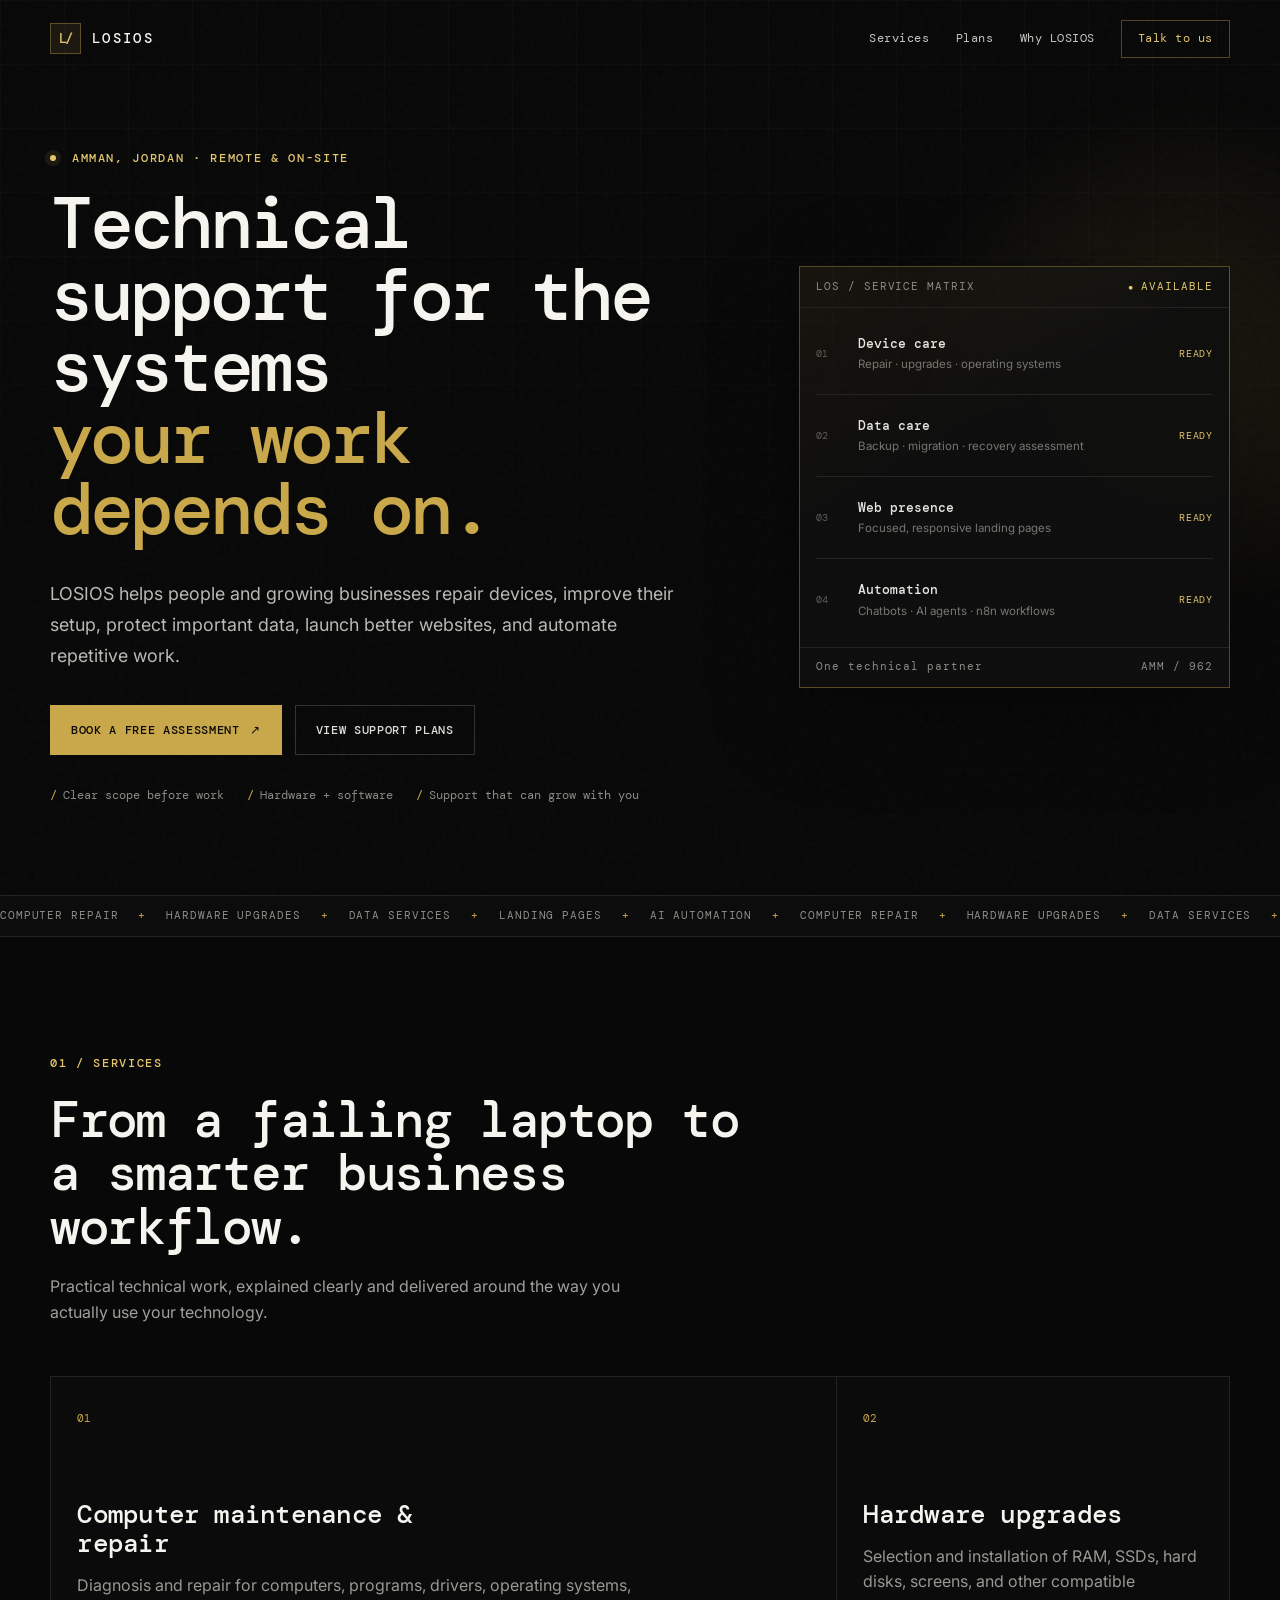
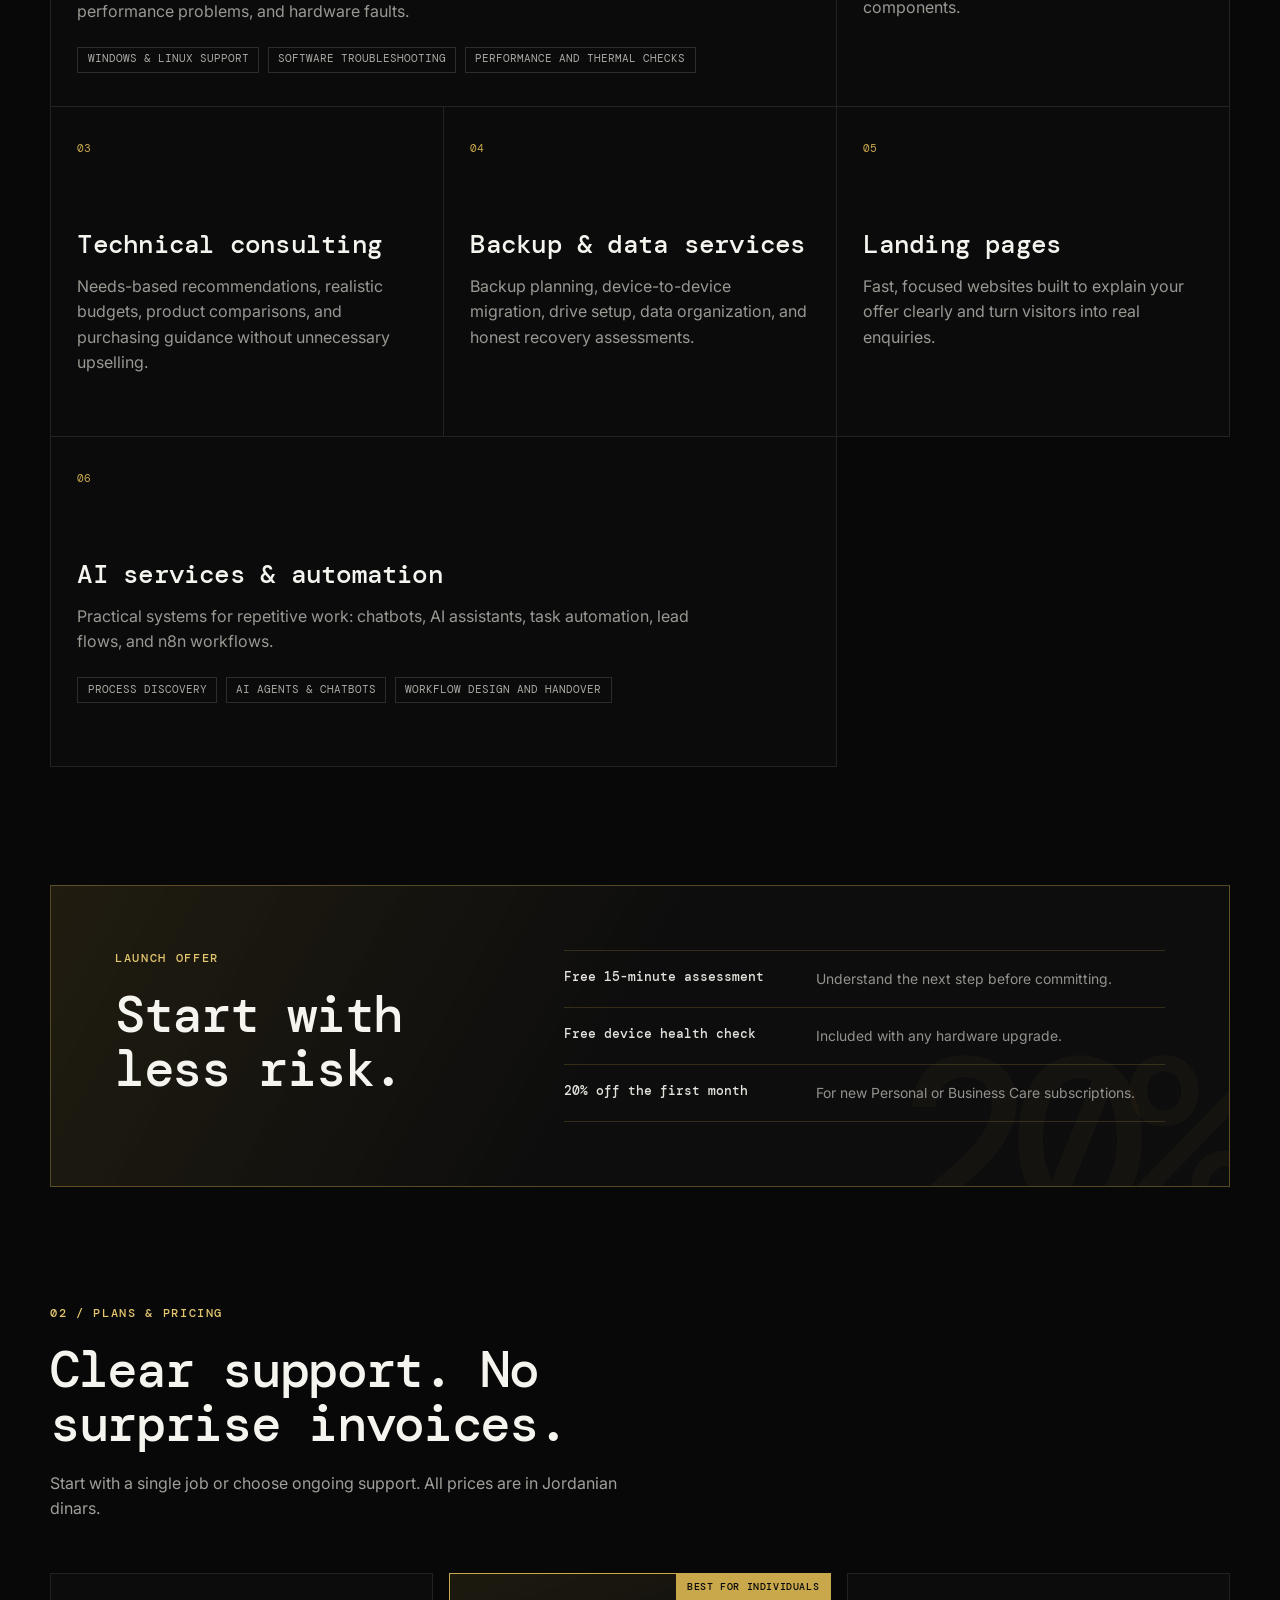
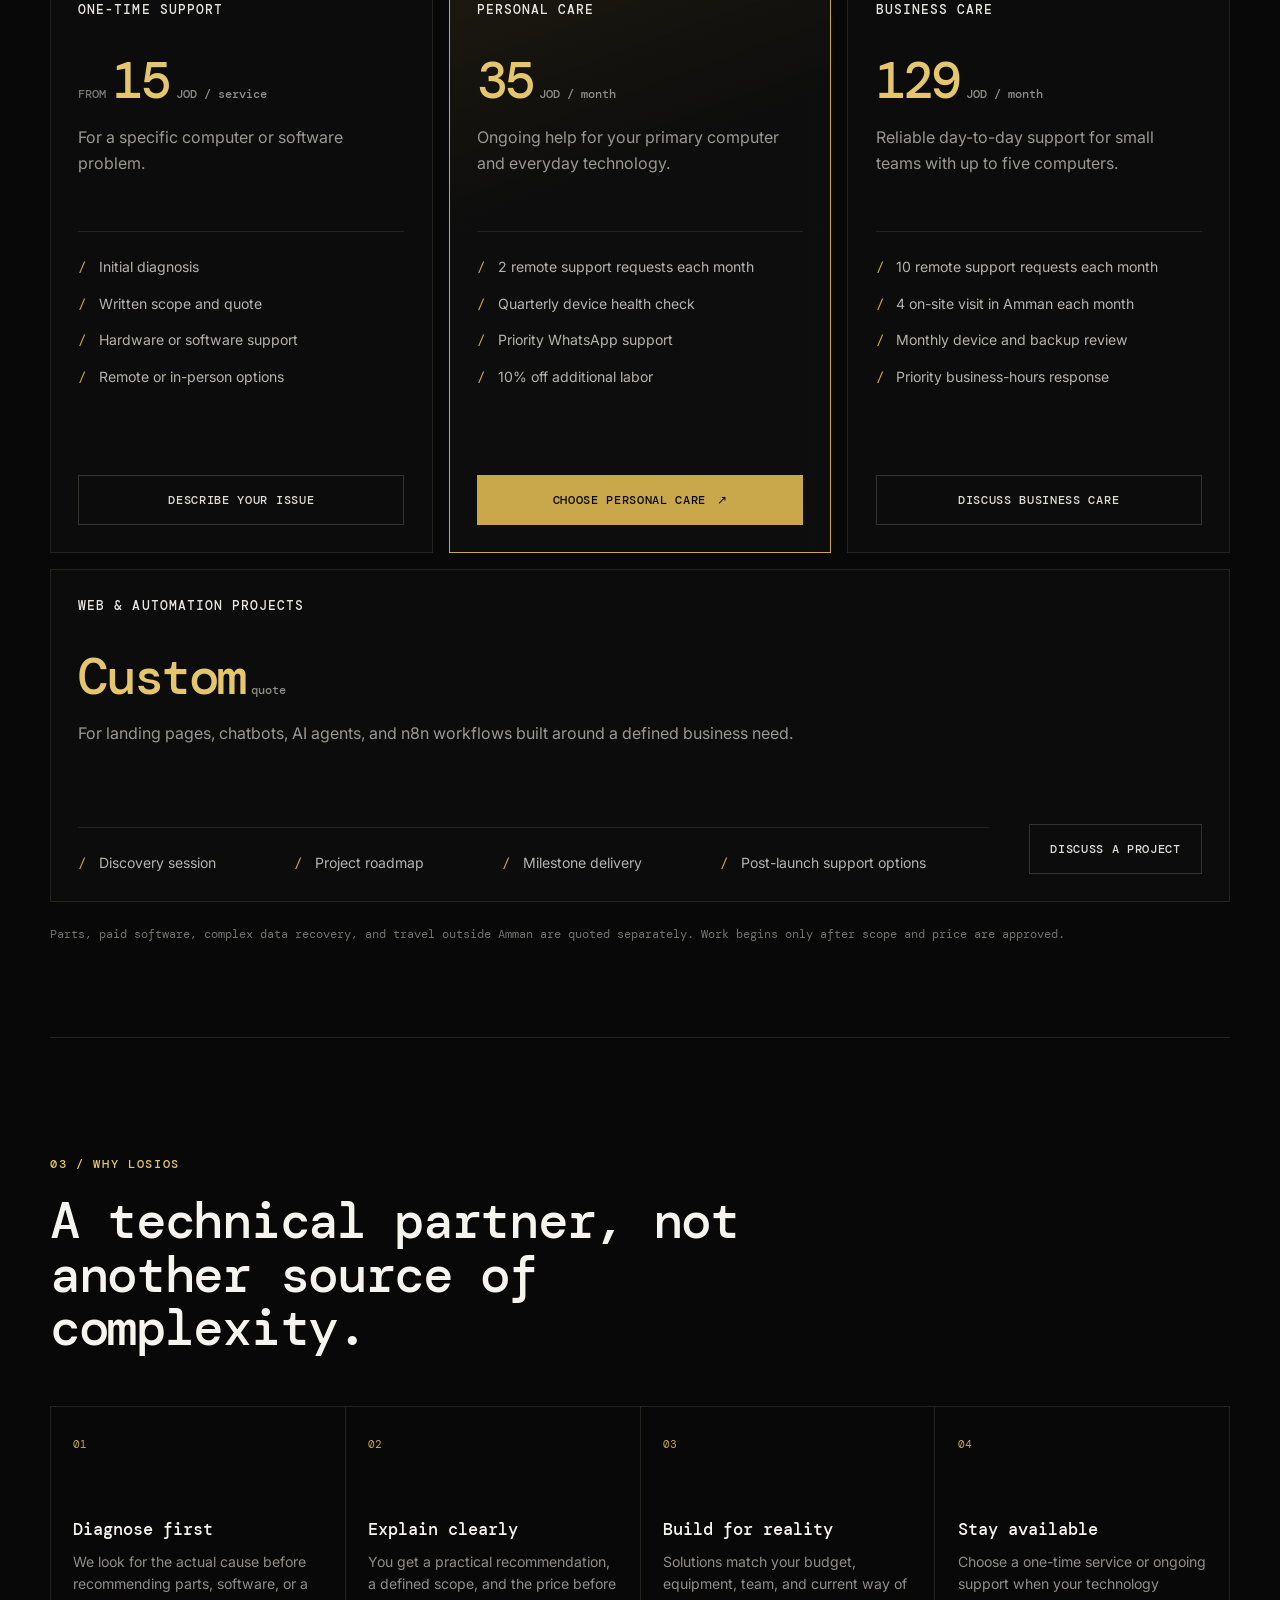
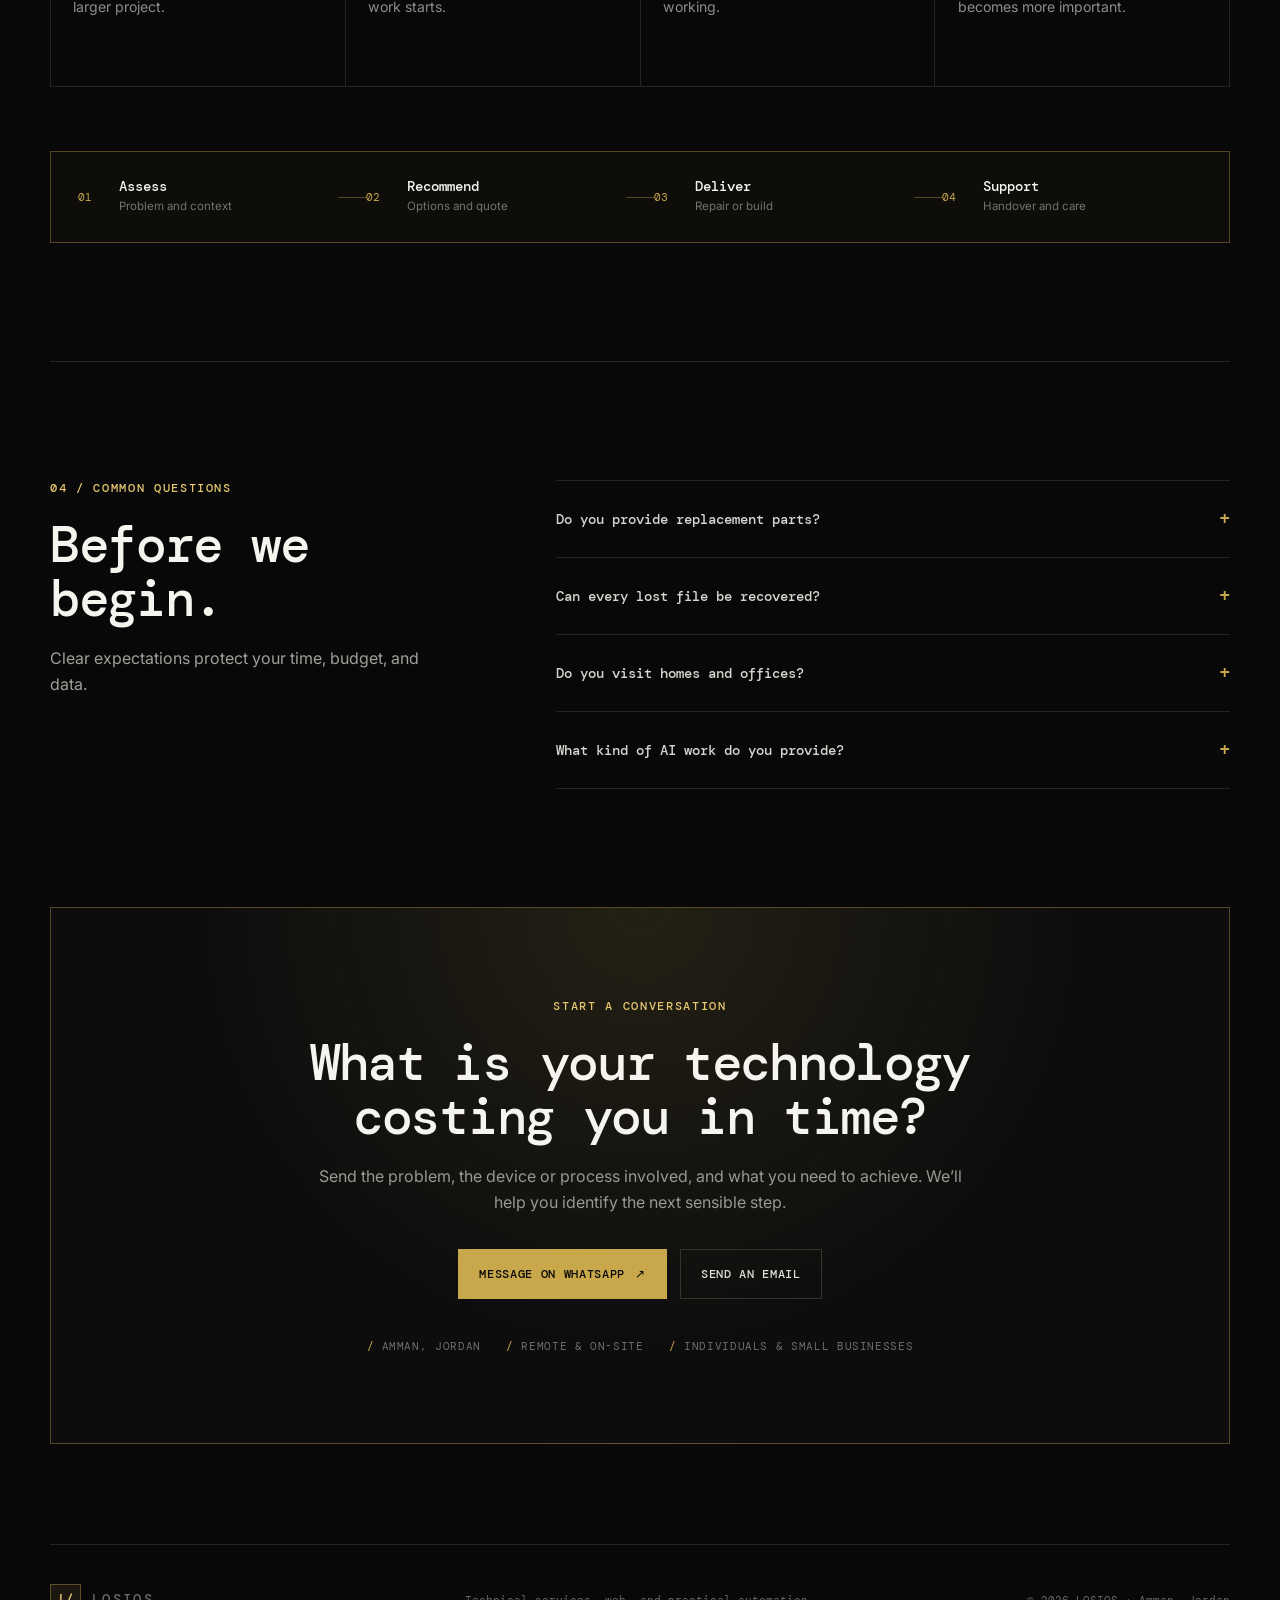
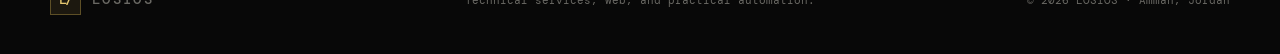
<file: index.html>
<!doctype html>
<html lang="en">
  <head>
    <meta charset="UTF-8" />
    <meta name="viewport" content="width=device-width, initial-scale=1, viewport-fit=cover" />
    <meta name="theme-color" content="#080808" />
    <meta name="apple-mobile-web-app-capable" content="yes" />
    <meta name="apple-mobile-web-app-status-bar-style" content="black-translucent" />
    <meta name="format-detection" content="telephone=no" />
    <title>LOSIOS — Technical Services &amp; AI Automation in Amman</title>
    <meta
      name="description"
      content="LOSIOS provides computer repair, hardware upgrades, data services, technical consulting, landing pages, and practical AI automation in Amman, Jordan."
    />
    <link rel="canonical" href="https://0m8rn.github.io/losios/" />
    <link rel="preconnect" href="https://fonts.googleapis.com" />
    <link rel="preconnect" href="https://fonts.gstatic.com" crossorigin />
    <link
      href="https://fonts.googleapis.com/css2?family=DM+Mono:wght@400;500&family=Inter:wght@400;500;600;700&display=swap"
      rel="stylesheet"
    />
    <link rel="stylesheet" href="style.css" />
    <script type="application/ld+json">
      {
        "@context": "https://schema.org",
        "@type": "ProfessionalService",
        "name": "LOSIOS",
        "url": "https://0m8rn.github.io/losios/",
        "email": "mailto:omarn35str@gmail.com",
        "telephone": "+962780959008",
        "areaServed": "Amman, Jordan",
        "description": "Technical support, computer maintenance, data services, landing pages, and practical AI automation."
      }
    </script>
  </head>
  <body>
    <a class="skip-link" href="#main">Skip to content</a>

    <header class="site-header" data-header>
      <a class="brand" href="#top" aria-label="LOSIOS home">
        <span class="brand-mark" aria-hidden="true">L/</span>
        <span>LOSIOS</span>
      </a>

      <button class="nav-toggle" type="button" aria-expanded="false" aria-controls="site-nav">
        <span class="sr-only">Open navigation</span>
        <span></span><span></span>
      </button>

      <nav class="nav" id="site-nav" aria-label="Main navigation">
        <a href="#services">Services</a>
        <a href="#plans">Plans</a>
        <a href="#approach">Why LOSIOS</a>
        <a class="nav-cta" href="https://wa.me/962780959008" target="_blank" rel="noreferrer">Talk to us</a>
      </nav>
    </header>

    <main id="main">
      <section class="hero" id="top">
        <div class="hero-grid" aria-hidden="true"></div>
        <div class="hero-glow" aria-hidden="true"></div>

        <div class="hero-content reveal">
          <p class="eyebrow"><span class="status-dot"></span> Amman, Jordan · Remote &amp; on-site</p>
          <h1>Technical support for the systems <span>your work depends on.</span></h1>
          <p class="hero-copy">
            LOSIOS helps people and growing businesses repair devices, improve their setup,
            protect important data, launch better websites, and automate repetitive work.
          </p>
          <div class="hero-actions">
            <a class="button button-primary" href="https://wa.me/962780959008" target="_blank" rel="noreferrer">Book a free assessment <span aria-hidden="true">↗</span></a>
            <a class="button button-quiet" href="#plans">View support plans</a>
          </div>
          <ul class="hero-points" aria-label="Service benefits">
            <li>Clear scope before work</li>
            <li>Hardware + software</li>
            <li>Support that can grow with you</li>
          </ul>
        </div>

        <aside class="service-console reveal" aria-label="LOSIOS service capabilities">
          <div class="console-head">
            <span>LOS / SERVICE MATRIX</span>
            <span class="console-live">AVAILABLE</span>
          </div>
          <div class="console-body">
            <div class="console-row">
              <span class="console-code">01</span>
              <div><strong>Device care</strong><small>Repair · upgrades · operating systems</small></div>
              <span class="console-state">READY</span>
            </div>
            <div class="console-row">
              <span class="console-code">02</span>
              <div><strong>Data care</strong><small>Backup · migration · recovery assessment</small></div>
              <span class="console-state">READY</span>
            </div>
            <div class="console-row">
              <span class="console-code">03</span>
              <div><strong>Web presence</strong><small>Focused, responsive landing pages</small></div>
              <span class="console-state">READY</span>
            </div>
            <div class="console-row">
              <span class="console-code">04</span>
              <div><strong>Automation</strong><small>Chatbots · AI agents · n8n workflows</small></div>
              <span class="console-state">READY</span>
            </div>
          </div>
          <div class="console-foot">
            <span>One technical partner</span>
            <span>AMM / 962</span>
          </div>
        </aside>
      </section>

      <div class="signal-strip" aria-label="LOSIOS service areas">
        <div class="signal-track">
          <span>Computer repair</span><i>+</i><span>Hardware upgrades</span><i>+</i><span>Data services</span><i>+</i><span>Landing pages</span><i>+</i><span>AI automation</span><i>+</i>
          <span aria-hidden="true">Computer repair</span><i aria-hidden="true">+</i><span aria-hidden="true">Hardware upgrades</span><i aria-hidden="true">+</i><span aria-hidden="true">Data services</span><i aria-hidden="true">+</i><span aria-hidden="true">Landing pages</span><i aria-hidden="true">+</i><span aria-hidden="true">AI automation</span><i aria-hidden="true">+</i>
        </div>
      </div>

      <section class="section" id="services">
        <div class="section-intro reveal">
          <p class="section-label">01 / Services</p>
          <h2>From a failing laptop to a smarter business workflow.</h2>
          <p>Practical technical work, explained clearly and delivered around the way you actually use your technology.</p>
        </div>

        <div class="services-grid">
          <article class="service-card service-card-wide reveal">
            <span class="card-number">01</span>
            <h3>Computer maintenance &amp; repair</h3>
            <p>Diagnosis and repair for computers, programs, drivers, operating systems, performance problems, and hardware faults.</p>
            <ul><li>Windows &amp; Linux support</li><li>Software troubleshooting</li><li>Performance and thermal checks</li></ul>
          </article>
          <article class="service-card reveal">
            <span class="card-number">02</span>
            <h3>Hardware upgrades</h3>
            <p>Selection and installation of RAM, SSDs, hard disks, screens, and other compatible components.</p>
          </article>
          <article class="service-card reveal">
            <span class="card-number">03</span>
            <h3>Technical consulting</h3>
            <p>Needs-based recommendations, realistic budgets, product comparisons, and purchasing guidance without unnecessary upselling.</p>
          </article>
          <article class="service-card reveal">
            <span class="card-number">04</span>
            <h3>Backup &amp; data services</h3>
            <p>Backup planning, device-to-device migration, drive setup, data organization, and honest recovery assessments.</p>
          </article>
          <article class="service-card reveal">
            <span class="card-number">05</span>
            <h3>Landing pages</h3>
            <p>Fast, focused websites built to explain your offer clearly and turn visitors into real enquiries.</p>
          </article>
          <article class="service-card service-card-wide reveal">
            <span class="card-number">06</span>
            <h3>AI services &amp; automation</h3>
            <p>Practical systems for repetitive work: chatbots, AI assistants, task automation, lead flows, and n8n workflows.</p>
            <ul><li>Process discovery</li><li>AI agents &amp; chatbots</li><li>Workflow design and handover</li></ul>
          </article>
        </div>
      </section>

      <section class="offer-section" aria-labelledby="offer-title">
        <div class="offer-card reveal">
          <div>
            <p class="section-label">Launch offer</p>
            <h2 id="offer-title">Start with less risk.</h2>
          </div>
          <div class="offer-items">
            <p><strong>Free 15-minute assessment</strong><span>Understand the next step before committing.</span></p>
            <p><strong>Free device health check</strong><span>Included with any hardware upgrade.</span></p>
            <p><strong>20% off the first month</strong><span>For new Personal or Business Care subscriptions.</span></p>
          </div>
        </div>
      </section>

      <section class="section plans-section" id="plans">
        <div class="section-intro reveal">
          <p class="section-label">02 / Plans &amp; pricing</p>
          <h2>Clear support. No surprise invoices.</h2>
          <p>Start with a single job or choose ongoing support. All prices are in Jordanian dinars.</p>
        </div>

        <div class="pricing-grid">
          <article class="price-card reveal">
            <div>
              <p class="price-name">One-time support</p>
              <p class="price"><small>from</small> 15 <span>JOD / service</span></p>
              <p class="price-summary">For a specific computer or software problem.</p>
              <ul class="feature-list">
                <li>Initial diagnosis</li>
                <li>Written scope and quote</li>
                <li>Hardware or software support</li>
                <li>Remote or in-person options</li>
              </ul>
            </div>
            <a class="button button-quiet button-full" href="https://wa.me/962780959008" target="_blank" rel="noreferrer">Describe your issue</a>
          </article>

          <article class="price-card featured reveal">
            <div class="popular-label">Best for individuals</div>
            <div>
              <p class="price-name">Personal Care</p>
              <p class="price">35 <span>JOD / month</span></p>
              <p class="price-summary">Ongoing help for your primary computer and everyday technology.</p>
              <ul class="feature-list">
                <li>2 remote support requests each month</li>
                <li>Quarterly device health check</li>
                <li>Priority WhatsApp support</li>
                <li>10% off additional labor</li>
              </ul>
            </div>
            <a class="button button-primary button-full" href="https://wa.me/962780959008" target="_blank" rel="noreferrer">Choose Personal Care <span aria-hidden="true">↗</span></a>
          </article>

          <article class="price-card reveal">
            <div>
              <p class="price-name">Business Care</p>
              <p class="price">129 <span>JOD / month</span></p>
              <p class="price-summary">Reliable day-to-day support for small teams with up to five computers.</p>
              <ul class="feature-list">
                <li>10 remote support requests each month</li>
                <li>4 on-site visit in Amman each month</li>
                <li>Monthly device and backup review</li>
                <li>Priority business-hours response</li>
              </ul>
            </div>
            <a class="button button-quiet button-full" href="https://wa.me/962780959008" target="_blank" rel="noreferrer">Discuss Business Care</a>
          </article>

          <article class="price-card custom-plan reveal">
            <div>
              <p class="price-name">Web &amp; automation projects</p>
              <p class="price price-custom">Custom <span>quote</span></p>
              <p class="price-summary">For landing pages, chatbots, AI agents, and n8n workflows built around a defined business need.</p>
              <ul class="feature-list feature-list-inline">
                <li>Discovery session</li><li>Project roadmap</li><li>Milestone delivery</li><li>Post-launch support options</li>
              </ul>
            </div>
            <a class="button button-quiet" href="https://wa.me/962780959008" target="_blank" rel="noreferrer">Discuss a project</a>
          </article>
        </div>

        <p class="pricing-note reveal">Parts, paid software, complex data recovery, and travel outside Amman are quoted separately. Work begins only after scope and price are approved.</p>
      </section>

      <section class="section approach-section" id="approach">
        <div class="section-intro reveal">
          <p class="section-label">03 / Why LOSIOS</p>
          <h2>A technical partner, not another source of complexity.</h2>
        </div>

        <div class="principles-grid">
          <article class="principle reveal"><span>01</span><h3>Diagnose first</h3><p>We look for the actual cause before recommending parts, software, or a larger project.</p></article>
          <article class="principle reveal"><span>02</span><h3>Explain clearly</h3><p>You get a practical recommendation, a defined scope, and the price before work starts.</p></article>
          <article class="principle reveal"><span>03</span><h3>Build for reality</h3><p>Solutions match your budget, equipment, team, and current way of working.</p></article>
          <article class="principle reveal"><span>04</span><h3>Stay available</h3><p>Choose a one-time service or ongoing support when your technology becomes more important.</p></article>
        </div>

        <div class="process reveal" aria-label="Our process">
          <div><span>01</span><strong>Assess</strong><small>Problem and context</small></div>
          <i aria-hidden="true"></i>
          <div><span>02</span><strong>Recommend</strong><small>Options and quote</small></div>
          <i aria-hidden="true"></i>
          <div><span>03</span><strong>Deliver</strong><small>Repair or build</small></div>
          <i aria-hidden="true"></i>
          <div><span>04</span><strong>Support</strong><small>Handover and care</small></div>
        </div>
      </section>

      <section class="section faq-section" id="faq">
        <div class="faq-layout">
          <div class="section-intro reveal">
            <p class="section-label">04 / Common questions</p>
            <h2>Before we begin.</h2>
            <p>Clear expectations protect your time, budget, and data.</p>
          </div>
          <div class="faq-list reveal">
            <details>
              <summary>Do you provide replacement parts?<span>+</span></summary>
              <p>We can recommend, source, and install compatible parts. Hardware costs are confirmed separately before purchase.</p>
            </details>
            <details>
              <summary>Can every lost file be recovered?<span>+</span></summary>
              <p>No responsible provider can promise that. We assess the device, explain the risk, and recommend the safest next step before attempting recovery work.</p>
            </details>
            <details>
              <summary>Do you visit homes and offices?<span>+</span></summary>
              <p>Yes, on-site support is available in Amman by appointment. Many software issues can also be handled remotely.</p>
            </details>
            <details>
              <summary>What kind of AI work do you provide?<span>+</span></summary>
              <p>We focus on practical entry-level automation: chatbots, AI assistants, lead handling, task workflows, and n8n integrations. Larger or advanced systems are scoped separately.</p>
            </details>
          </div>
        </div>
      </section>

      <section class="contact-section" id="contact">
        <div class="contact-inner reveal">
          <p class="section-label">Start a conversation</p>
          <h2>What is your technology costing you in time?</h2>
          <p>Send the problem, the device or process involved, and what you need to achieve. We’ll help you identify the next sensible step.</p>
          <div class="contact-actions">
            <a class="button button-primary" href="https://wa.me/962780959008?text=Hello%20LOSIOS%2C%20I%27d%20like%20a%20free%20technical%20assessment." target="_blank" rel="noreferrer">Message on WhatsApp <span aria-hidden="true">↗</span></a>
            <a class="button button-quiet" href="mailto:omarn35str@gmail.com">Send an email</a>
          </div>
          <div class="contact-meta"><span>Amman, Jordan</span><span>Remote &amp; on-site</span><span>Individuals &amp; small businesses</span></div>
        </div>
      </section>
    </main>

    <footer class="footer">
      <a class="brand" href="#top"><span class="brand-mark" aria-hidden="true">L/</span><span>LOSIOS</span></a>
      <p>Technical services, web, and practical automation.</p>
      <p>© <span data-year></span> LOSIOS · Amman, Jordan</p>
    </footer>

    <script src="script.js"></script>
  </body>
</html>
</file>
<file: style.css>
:root {
  color-scheme: dark;
  --bg: #080808;
  --surface: #0f0f0f;
  --surface-2: #131313;
  --text: #f5f4ef;
  --muted: #a09f9a;
  --muted-2: #70706c;
  --line: #24231f;
  --gold: #c9a84c;
  --gold-bright: #e4c66f;
  --gold-soft: rgba(201, 168, 76, 0.1);
  --gold-line: rgba(201, 168, 76, 0.38);
  --safe-top: env(safe-area-inset-top, 0px);
  --safe-right: env(safe-area-inset-right, 0px);
  --safe-bottom: env(safe-area-inset-bottom, 0px);
  --safe-left: env(safe-area-inset-left, 0px);
  --gutter: 24px;
  --container: min(1180px, calc(100vw - var(--gutter) - var(--gutter) - var(--safe-left) - var(--safe-right)));
  --mono: "DM Mono", ui-monospace, SFMono-Regular, Menlo, monospace;
  --sans: "Inter", system-ui, sans-serif;
}

* { box-sizing: border-box; }

html {
  scroll-behavior: smooth;
  scroll-padding-top: calc(92px + var(--safe-top));
  -webkit-text-size-adjust: 100%;
}

body {
  margin: 0;
  min-width: 320px;
  background: var(--bg);
  color: var(--text);
  font-family: var(--sans);
  line-height: 1.6;
  -webkit-font-smoothing: antialiased;
  overscroll-behavior-x: none;
  overflow-x: hidden;
}

body::before {
  content: "";
  position: fixed;
  inset: 0;
  z-index: -2;
  opacity: 0.22;
  pointer-events: none;
  background-image: url("data:image/svg+xml,%3Csvg viewBox='0 0 180 180' xmlns='http://www.w3.org/2000/svg'%3E%3Cfilter id='n'%3E%3CfeTurbulence type='fractalNoise' baseFrequency='.95' numOctaves='2' stitchTiles='stitch'/%3E%3C/filter%3E%3Crect width='100%25' height='100%25' filter='url(%23n)' opacity='.11'/%3E%3C/svg%3E");
}

a { color: inherit; text-decoration: none; }
button, a {
  touch-action: manipulation;
  -webkit-tap-highlight-color: transparent;
}
button { font: inherit; }

.skip-link {
  position: fixed;
  top: 12px;
  left: 12px;
  z-index: 100;
  padding: 0.7rem 1rem;
  color: #080808;
  background: var(--gold-bright);
  transform: translateY(-160%);
}

.skip-link:focus { transform: translateY(0); }
.sr-only { position: absolute; width: 1px; height: 1px; padding: 0; margin: -1px; overflow: hidden; clip: rect(0, 0, 0, 0); white-space: nowrap; border: 0; }

.site-header {
  position: fixed;
  top: 0;
  left: 0;
  right: 0;
  z-index: 30;
  width: var(--container);
  margin: 0 auto;
  min-height: calc(78px + var(--safe-top));
  padding-top: var(--safe-top);
  display: flex;
  align-items: center;
  justify-content: space-between;
  border-bottom: 1px solid transparent;
  transition: background 220ms ease, border-color 220ms ease, width 220ms ease, padding 220ms ease;
}

.site-header.is-scrolled {
  width: 100%;
  padding-left: max(24px, var(--safe-left), calc((100vw - 1180px) / 2));
  padding-right: max(24px, var(--safe-right), calc((100vw - 1180px) / 2));
  background: rgba(8, 8, 8, 0.88);
  border-bottom-color: var(--line);
  -webkit-backdrop-filter: blur(18px);
  backdrop-filter: blur(18px);
}

.brand {
  display: inline-flex;
  align-items: center;
  gap: 0.68rem;
  min-height: 44px;
  font: 500 0.86rem/1 var(--mono);
  letter-spacing: 0.17em;
}

.brand-mark {
  display: grid;
  place-items: center;
  width: 31px;
  height: 31px;
  border: 1px solid var(--gold-line);
  color: var(--gold-bright);
  background: var(--gold-soft);
  letter-spacing: -0.12em;
}

.nav { display: flex; align-items: center; gap: 1.65rem; }
.nav a { min-height: 44px; display: inline-flex; align-items: center; color: #c8c7c2; font: 400 0.78rem/1 var(--mono); letter-spacing: 0.04em; transition: color 180ms ease; }
.nav a:hover, .nav a:focus-visible { color: var(--gold-bright); }
.nav .nav-cta { min-height: 38px; padding: 0 1rem; border: 1px solid var(--gold-line); color: var(--gold-bright); }
.nav-toggle { display: none; }

.hero {
  position: relative;
  min-height: 760px;
  padding-top: calc(150px + var(--safe-top));
  padding-right: max(24px, var(--safe-right), calc((100vw - 1180px) / 2));
  padding-bottom: 90px;
  padding-left: max(24px, var(--safe-left), calc((100vw - 1180px) / 2));
  display: grid;
  grid-template-columns: 1.2fr 0.8fr;
  align-items: center;
  gap: clamp(48px, 8vw, 108px);
  isolation: isolate;
  overflow: hidden;
}

.hero-grid {
  position: absolute;
  inset: 0;
  z-index: -2;
  background-image: linear-gradient(rgba(255,255,255,0.022) 1px, transparent 1px), linear-gradient(90deg, rgba(255,255,255,0.022) 1px, transparent 1px);
  background-size: 64px 64px;
  -webkit-mask-image: linear-gradient(to bottom, black 10%, transparent 94%);
  mask-image: linear-gradient(to bottom, black 10%, transparent 94%);
}

.hero-glow {
  position: absolute;
  z-index: -1;
  width: 560px;
  height: 560px;
  right: -180px;
  top: 80px;
  border-radius: 50%;
  background: radial-gradient(circle, rgba(201,168,76,0.12), rgba(201,168,76,0) 68%);
  filter: blur(12px);
}

.eyebrow, .section-label {
  margin: 0 0 1.35rem;
  color: var(--gold-bright);
  font: 500 0.74rem/1.4 var(--mono);
  letter-spacing: 0.14em;
  text-transform: uppercase;
}

.status-dot {
  display: inline-block;
  width: 6px;
  height: 6px;
  margin: 0 0.45rem 0.08rem 0;
  border-radius: 50%;
  background: var(--gold-bright);
  box-shadow: 0 0 0 5px rgba(201, 168, 76, 0.1);
}

.hero h1 {
  margin: 0;
  max-width: 790px;
  font: 500 clamp(2.7rem, 5.7vw, 5.65rem)/0.98 var(--mono);
  letter-spacing: -0.055em;
}

.hero h1 span { display: block; color: var(--gold); }
.hero-copy { max-width: 650px; margin: 2rem 0 0; color: #bab9b4; font-size: clamp(1rem, 1.4vw, 1.15rem); line-height: 1.75; }
.hero-actions, .contact-actions { display: flex; flex-wrap: wrap; gap: 0.8rem; margin-top: 2.1rem; }

.button {
  min-height: 50px;
  padding: 0.85rem 1.25rem;
  display: inline-flex;
  align-items: center;
  justify-content: center;
  gap: 0.65rem;
  border: 1px solid #34332f;
  color: #deddd8;
  background: transparent;
  font: 500 0.76rem/1 var(--mono);
  letter-spacing: 0.055em;
  text-transform: uppercase;
  transition: color 180ms ease, border-color 180ms ease, background 180ms ease, transform 180ms ease;
}

.button:hover { transform: translateY(-2px); border-color: var(--gold-line); color: var(--gold-bright); }
.button:focus-visible, summary:focus-visible, .nav-toggle:focus-visible, .nav a:focus-visible { outline: 2px solid var(--gold-bright); outline-offset: 4px; }
.button-primary { border-color: var(--gold); color: #0a0906; background: var(--gold); }
.button-primary:hover { border-color: var(--gold-bright); color: #080808; background: var(--gold-bright); }
.button-full { width: 100%; }

.hero-points { display: flex; flex-wrap: wrap; gap: 0.75rem 1.4rem; margin: 2rem 0 0; padding: 0; list-style: none; color: #8c8b86; font: 400 0.72rem/1.5 var(--mono); }
.hero-points li::before { content: "/"; margin-right: 0.4rem; color: var(--gold); }

.service-console { border: 1px solid var(--gold-line); background: linear-gradient(150deg, rgba(201,168,76,0.075), rgba(15,15,15,0.95) 40%); box-shadow: 0 28px 80px rgba(0,0,0,0.34); }
.console-head, .console-foot { display: flex; justify-content: space-between; gap: 1rem; padding: 0.9rem 1rem; color: #8c8b86; font: 400 0.66rem/1 var(--mono); letter-spacing: 0.09em; }
.console-head { border-bottom: 1px solid var(--line); }
.console-live, .console-state { color: var(--gold-bright); }
.console-live::before { content: "●"; margin-right: 0.45rem; font-size: 0.55rem; }
.console-body { padding: 0.35rem 1rem; }
.console-row { display: grid; grid-template-columns: 32px 1fr auto; gap: 0.65rem; align-items: center; min-height: 82px; border-bottom: 1px solid var(--line); }
.console-row:last-child { border-bottom: 0; }
.console-code { color: #5f5e59; font: 400 0.65rem/1 var(--mono); }
.console-row strong { display: block; font: 500 0.82rem/1.35 var(--mono); color: #e6e5df; }
.console-row small { display: block; margin-top: 0.3rem; color: #777670; font-size: 0.72rem; line-height: 1.35; }
.console-state { font: 400 0.61rem/1 var(--mono); letter-spacing: 0.08em; }
.console-foot { border-top: 1px solid var(--line); }

.signal-strip { overflow: hidden; border-top: 1px solid var(--line); border-bottom: 1px solid var(--line); background: #0c0c0c; }
.signal-track { width: max-content; display: flex; align-items: center; gap: 1.25rem; padding: 0.9rem 0; color: #8f8e89; font: 400 0.7rem/1 var(--mono); letter-spacing: 0.08em; text-transform: uppercase; animation: marquee 32s linear infinite; }
.signal-track i { color: var(--gold); font-style: normal; }
@keyframes marquee { to { transform: translateX(-50%); } }

.section { width: var(--container); margin: 0 auto; padding: 118px 0; }
.section-intro { max-width: 720px; margin-bottom: 3.2rem; }
.section-intro h2, .offer-card h2, .contact-inner h2 { margin: 0; font: 500 clamp(2rem, 4vw, 3.55rem)/1.05 var(--mono); letter-spacing: -0.045em; }
.section-intro > p:last-child { max-width: 610px; margin: 1.25rem 0 0; color: var(--muted); font-size: 1rem; }

.services-grid { display: grid; grid-template-columns: repeat(12, 1fr); border-top: 1px solid var(--line); border-left: 1px solid var(--line); }
.service-card { grid-column: span 4; min-height: 330px; padding: 1.65rem; border-right: 1px solid var(--line); border-bottom: 1px solid var(--line); background: rgba(15,15,15,0.55); transition: background 200ms ease, border-color 200ms ease; }
.service-card-wide { grid-column: span 8; }
.service-card:hover { background: var(--surface-2); border-color: var(--gold-line); }
.card-number { color: var(--gold); font: 400 0.7rem/1 var(--mono); }
.service-card h3 { max-width: 440px; margin: 4.4rem 0 0.9rem; font: 500 clamp(1.3rem, 2vw, 1.72rem)/1.15 var(--mono); letter-spacing: -0.03em; }
.service-card p { max-width: 620px; margin: 0; color: #999893; }
.service-card ul { display: flex; flex-wrap: wrap; gap: 0.55rem; margin: 1.4rem 0 0; padding: 0; list-style: none; }
.service-card li { padding: 0.42rem 0.58rem; border: 1px solid #2d2c28; color: #aaa9a3; font: 400 0.66rem/1 var(--mono); text-transform: uppercase; }

.offer-section {
  padding-right: max(24px, var(--safe-right), calc((100vw - 1180px) / 2));
  padding-left: max(24px, var(--safe-left), calc((100vw - 1180px) / 2));
}
.offer-card { position: relative; display: grid; grid-template-columns: 0.78fr 1.22fr; gap: 4rem; padding: clamp(2rem, 5vw, 4rem); border: 1px solid var(--gold-line); background: linear-gradient(120deg, rgba(201,168,76,0.13), rgba(15,15,15,0.82) 48%); overflow: hidden; }
.offer-card::after { content: "20%"; position: absolute; right: -0.05em; bottom: -0.3em; color: rgba(201,168,76,0.045); font: 500 clamp(8rem, 18vw, 17rem)/1 var(--mono); letter-spacing: -0.1em; pointer-events: none; }
.offer-items { position: relative; z-index: 1; display: grid; gap: 0; }
.offer-items p { display: grid; grid-template-columns: minmax(190px, 0.8fr) 1.2fr; gap: 1.2rem; margin: 0; padding: 1.05rem 0; border-top: 1px solid rgba(201,168,76,0.2); }
.offer-items p:last-child { border-bottom: 1px solid rgba(201,168,76,0.2); }
.offer-items strong { color: #e4e2dc; font: 500 0.82rem/1.4 var(--mono); }
.offer-items span { color: #93928d; font-size: 0.87rem; }

.plans-section { padding-bottom: 92px; }
.pricing-grid { display: grid; grid-template-columns: repeat(3, 1fr); gap: 1rem; align-items: stretch; }
.price-card { position: relative; min-height: 580px; padding: 1.7rem; display: flex; flex-direction: column; justify-content: space-between; gap: 2.5rem; border: 1px solid var(--line); background: rgba(15,15,15,0.72); }
.price-card.featured { border-color: var(--gold); background: linear-gradient(160deg, rgba(201,168,76,0.11), rgba(15,15,15,0.82) 35%); }
.popular-label { position: absolute; top: 0; right: 0; padding: 0.52rem 0.7rem; color: #080808; background: var(--gold); font: 500 0.62rem/1 var(--mono); letter-spacing: 0.06em; text-transform: uppercase; }
.price-name { margin: 0; color: #e6e5df; font: 500 0.82rem/1.4 var(--mono); text-transform: uppercase; letter-spacing: 0.08em; }
.price { display: flex; align-items: baseline; gap: 0.45rem; margin: 2.2rem 0 0; color: var(--gold-bright); font: 500 clamp(2.5rem, 4vw, 4rem)/1 var(--mono); letter-spacing: -0.065em; }
.price small { color: #777670; font-size: 0.72rem; letter-spacing: 0; text-transform: uppercase; }
.price span { color: #8e8d87; font-size: 0.75rem; letter-spacing: 0; }
.price-summary { min-height: 80px; margin: 1.2rem 0 0; color: #999893; }
.feature-list { display: grid; gap: 0.9rem; margin: 1.6rem 0 0; padding: 1.5rem 0 0; border-top: 1px solid var(--line); list-style: none; }
.feature-list li { position: relative; padding-left: 1.3rem; color: #b4b3ad; font-size: 0.88rem; }
.feature-list li::before { content: "/"; position: absolute; left: 0; color: var(--gold); font-family: var(--mono); }
.custom-plan { grid-column: 1 / -1; min-height: 0; display: grid; grid-template-columns: 1fr auto; align-items: end; }
.price-custom { font-size: clamp(2.1rem, 4vw, 3.5rem); }
.feature-list-inline { grid-template-columns: repeat(4, auto); }
.pricing-note { margin: 1.5rem 0 0; color: #73726d; font: 400 0.72rem/1.6 var(--mono); }

.approach-section { border-top: 1px solid var(--line); }
.principles-grid { display: grid; grid-template-columns: repeat(4, 1fr); border-top: 1px solid var(--line); border-left: 1px solid var(--line); }
.principle { min-height: 280px; padding: 1.4rem; border-right: 1px solid var(--line); border-bottom: 1px solid var(--line); }
.principle > span { color: var(--gold); font: 400 0.68rem/1 var(--mono); }
.principle h3 { margin: 4rem 0 0.7rem; font: 500 1.05rem/1.2 var(--mono); }
.principle p { margin: 0; color: #8e8d88; font-size: 0.88rem; }
.process { margin-top: 4rem; padding: 1.7rem; display: grid; grid-template-columns: 1fr 28px 1fr 28px 1fr 28px 1fr; align-items: center; border: 1px solid var(--gold-line); background: rgba(201,168,76,0.035); }
.process div { display: grid; grid-template-columns: 30px 1fr; gap: 0.22rem 0.7rem; align-items: center; }
.process span { grid-row: 1 / 3; color: var(--gold); font: 400 0.68rem/1 var(--mono); }
.process strong { font: 500 0.85rem/1 var(--mono); }
.process small { color: #74736e; font-size: 0.72rem; }
.process i { width: 100%; height: 1px; background: var(--gold-line); }

.faq-section { border-top: 1px solid var(--line); }
.faq-layout { display: grid; grid-template-columns: 0.75fr 1.25fr; gap: clamp(3rem, 8vw, 8rem); }
.faq-list { border-top: 1px solid var(--line); }
details { border-bottom: 1px solid var(--line); }
summary { min-height: 76px; display: flex; align-items: center; justify-content: space-between; gap: 1rem; cursor: pointer; list-style: none; color: #d5d4ce; font: 500 0.9rem/1.4 var(--mono); }
summary::-webkit-details-marker { display: none; }
summary span { color: var(--gold); font-size: 1.2rem; transition: transform 180ms ease; }
details[open] summary span { transform: rotate(45deg); }
details p { max-width: 680px; margin: -0.2rem 2.2rem 1.5rem 0; color: #8f8e89; font-size: 0.9rem; }

.contact-section {
  padding-right: max(24px, var(--safe-right), calc((100vw - 1180px) / 2));
  padding-bottom: calc(100px + var(--safe-bottom));
  padding-left: max(24px, var(--safe-left), calc((100vw - 1180px) / 2));
}
.contact-inner { padding: clamp(2rem, 7vw, 6rem); border: 1px solid var(--gold-line); text-align: center; background: radial-gradient(circle at 50% 0%, rgba(201,168,76,0.12), transparent 55%), #0d0d0d; }
.contact-inner h2 { max-width: 820px; margin: 0 auto; }
.contact-inner > p:not(.section-label) { max-width: 650px; margin: 1.3rem auto 0; color: #999893; }
.contact-actions { justify-content: center; }
.contact-meta { display: flex; flex-wrap: wrap; justify-content: center; gap: 0.7rem 1.6rem; margin-top: 2.4rem; color: #6f6e69; font: 400 0.67rem/1.5 var(--mono); text-transform: uppercase; letter-spacing: 0.06em; }
.contact-meta span::before { content: "/"; margin-right: 0.45rem; color: var(--gold); }

.footer { width: var(--container); min-height: 110px; margin: 0 auto; padding: 1.5rem 0 max(1.5rem, var(--safe-bottom)); display: grid; grid-template-columns: 1fr auto 1fr; align-items: center; gap: 2rem; border-top: 1px solid var(--line); color: #696863; font: 400 0.68rem/1.5 var(--mono); }
.footer > p:last-child { text-align: right; }

.reveal { opacity: 0; transform: translateY(24px); transition: opacity 650ms ease, transform 650ms cubic-bezier(.2,.7,.2,1); }
.reveal.is-visible { opacity: 1; transform: translateY(0); }

@media (max-width: 980px) {
  .hero { min-height: auto; grid-template-columns: 1fr; padding-top: 150px; }
  .hero-content { max-width: 820px; }
  .service-console { max-width: 650px; }
  .service-card, .service-card-wide { grid-column: span 6; }
  .pricing-grid { grid-template-columns: 1fr 1fr; }
  .price-card { min-height: 560px; }
  .custom-plan { grid-column: 1 / -1; min-height: 0; }
  .principles-grid { grid-template-columns: 1fr 1fr; }
  .faq-layout { grid-template-columns: 1fr; gap: 0; }
  .process { grid-template-columns: 1fr 1fr; gap: 1.8rem; }
  .process i { display: none; }
  .footer { grid-template-columns: 1fr 1fr; }
  .footer > p:first-of-type { display: none; }
}

@media (max-width: 720px) {
  :root {
    --gutter: 16px;
    --container: min(1180px, calc(100vw - var(--gutter) - var(--gutter) - var(--safe-left) - var(--safe-right)));
  }
  .site-header { min-height: calc(68px + var(--safe-top)); }
  .site-header.is-scrolled {
    padding-left: max(16px, var(--safe-left));
    padding-right: max(16px, var(--safe-right));
  }
  .nav-toggle { position: relative; z-index: 2; width: 44px; height: 44px; padding: 0; display: grid; align-content: center; gap: 7px; border: 0; background: transparent; }
  .nav-toggle span:not(.sr-only) { width: 24px; height: 1px; margin-left: auto; background: var(--text); transition: transform 180ms ease; }
  .nav-toggle[aria-expanded="true"] span:not(.sr-only):nth-of-type(2) { transform: translateY(4px) rotate(45deg); }
  .nav-toggle[aria-expanded="true"] span:not(.sr-only):last-of-type { transform: translateY(-4px) rotate(-45deg); }
  .nav { position: absolute; top: calc(68px + var(--safe-top)); left: calc(0px - var(--gutter)); right: calc(0px - var(--gutter)); padding: 1rem var(--gutter) calc(1.4rem + var(--safe-bottom)); display: none; align-items: stretch; flex-direction: column; gap: 0.2rem; border-bottom: 1px solid var(--line); background: rgba(8,8,8,0.98); }
  .nav.is-open { display: flex; }
  .nav a { padding: 0.3rem 0; }
  .nav .nav-cta { margin-top: 0.5rem; justify-content: center; }
  .hero {
    padding-top: calc(128px + var(--safe-top));
    padding-right: max(16px, var(--safe-right));
    padding-bottom: 72px;
    padding-left: max(16px, var(--safe-left));
    gap: 48px;
  }
  .hero h1 { font-size: clamp(2.65rem, 13vw, 4.6rem); }
  .hero h1 span { display: inline; }
  .hero-actions .button { width: 100%; }
  .hero-points { display: grid; }
  .console-row { grid-template-columns: 26px 1fr; }
  .console-state { display: none; }
  .signal-track { animation-duration: 24s; }
  .section { padding: 84px 0; }
  .section-intro { margin-bottom: 2.4rem; }
  .services-grid { grid-template-columns: 1fr; }
  .service-card, .service-card-wide { grid-column: auto; min-height: 300px; }
  .service-card h3 { margin-top: 3.2rem; }
  .offer-section, .contact-section {
    padding-right: max(16px, var(--safe-right));
    padding-left: max(16px, var(--safe-left));
  }
  .offer-card { grid-template-columns: 1fr; gap: 2rem; }
  .offer-items p { grid-template-columns: 1fr; gap: 0.3rem; }
  .pricing-grid { grid-template-columns: 1fr; }
  .price-card { min-height: 0; }
  .price-summary { min-height: 0; }
  .custom-plan { grid-column: auto; display: flex; align-items: stretch; }
  .feature-list-inline { grid-template-columns: 1fr; }
  .principles-grid { grid-template-columns: 1fr; }
  .principle { min-height: 240px; }
  .process { grid-template-columns: 1fr; }
  .contact-section { padding-bottom: calc(64px + var(--safe-bottom)); }
  .contact-inner { text-align: left; }
  .contact-actions { justify-content: flex-start; }
  .contact-actions .button { width: 100%; }
  .contact-meta { justify-content: flex-start; }
  .footer { min-height: 140px; grid-template-columns: 1fr; gap: 0.3rem; }
  .footer > p:last-child { text-align: left; }
}

@media (max-width: 374px) {
  :root { --gutter: 14px; }
  .hero {
    padding-right: max(14px, var(--safe-right));
    padding-left: max(14px, var(--safe-left));
  }
  .hero h1 { font-size: clamp(2.35rem, 12vw, 3.4rem); }
  .offer-section, .contact-section {
    padding-right: max(14px, var(--safe-right));
    padding-left: max(14px, var(--safe-left));
  }
  .price-card, .service-card { padding: 1.35rem; }
  .button { padding-inline: 0.9rem; }
}

@media (hover: none) {
  .button:hover { transform: none; }
  .service-card:hover { background: rgba(15,15,15,0.55); border-color: var(--line); }
}

@media (prefers-reduced-motion: reduce) {
  html { scroll-behavior: auto; }
  *, *::before, *::after { animation-duration: 0.01ms !important; animation-iteration-count: 1 !important; transition-duration: 0.01ms !important; }
  .reveal { opacity: 1; transform: none; }
}
</file>
